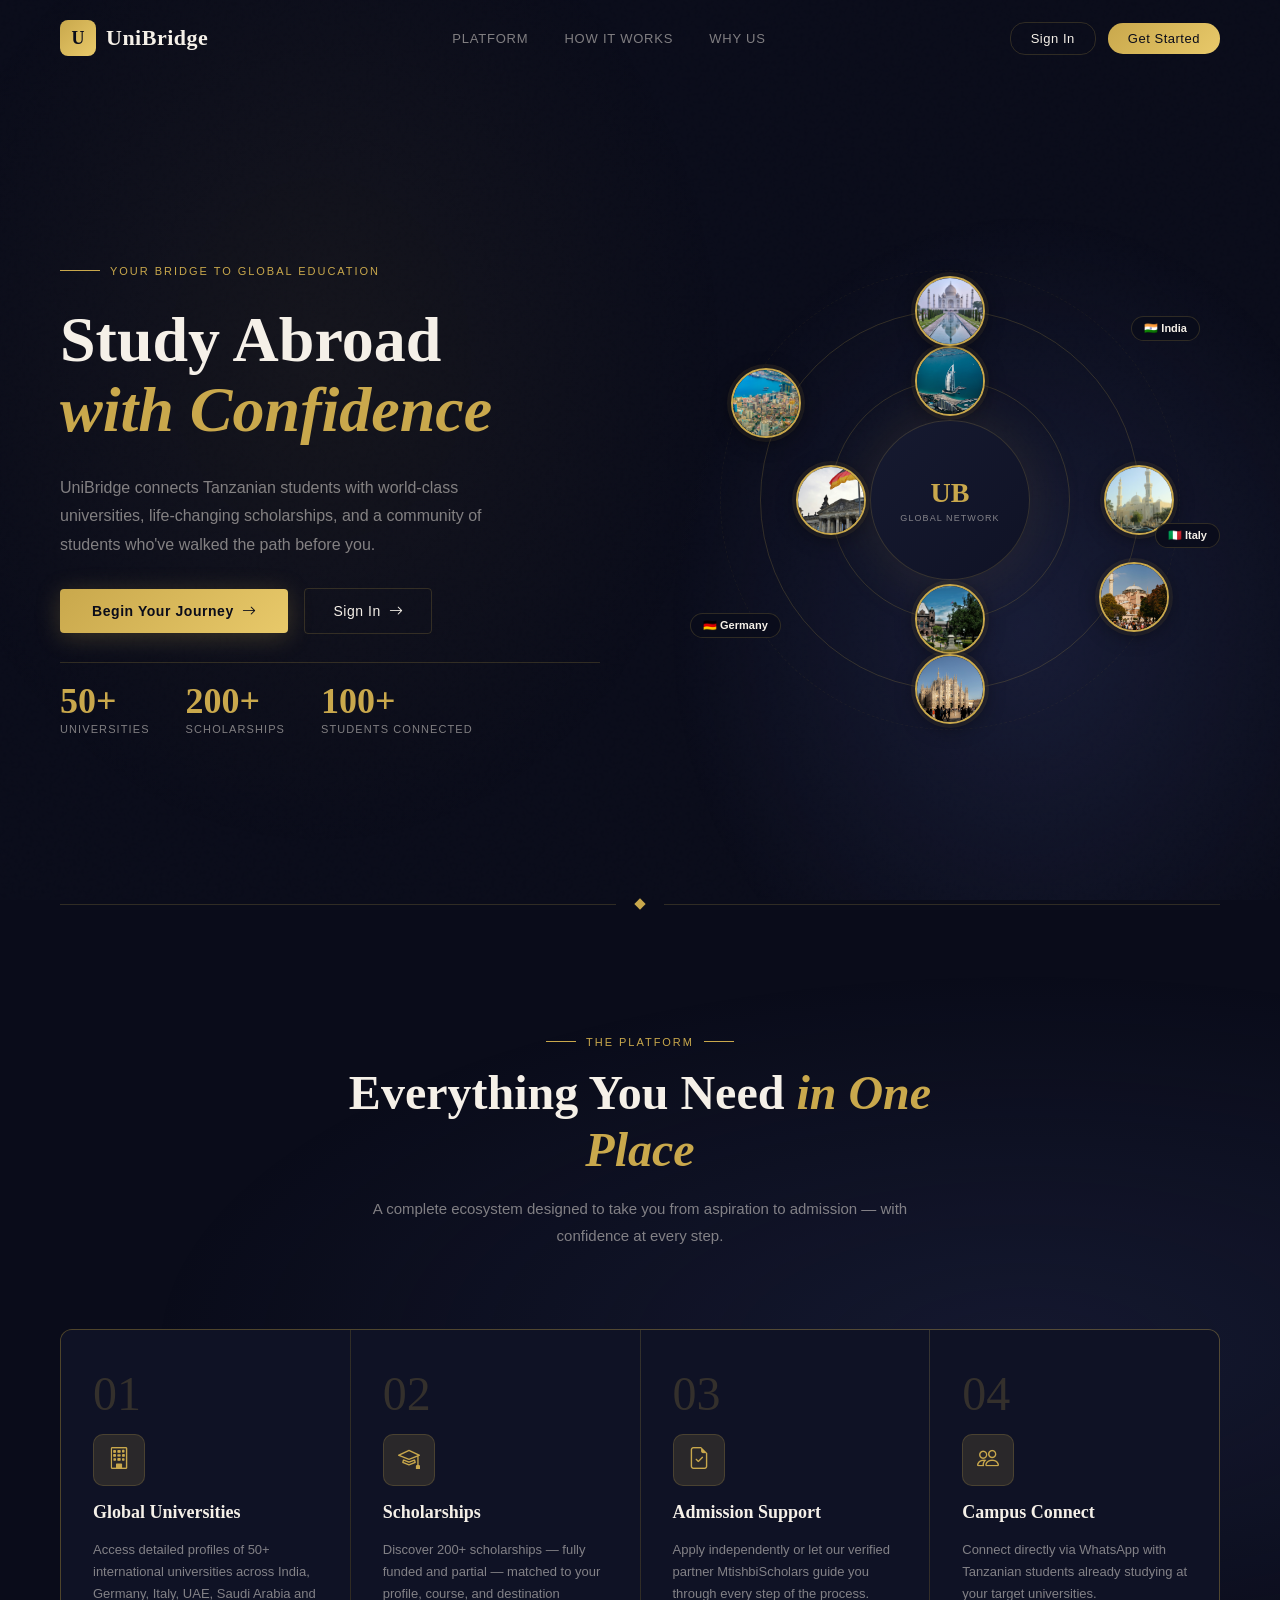
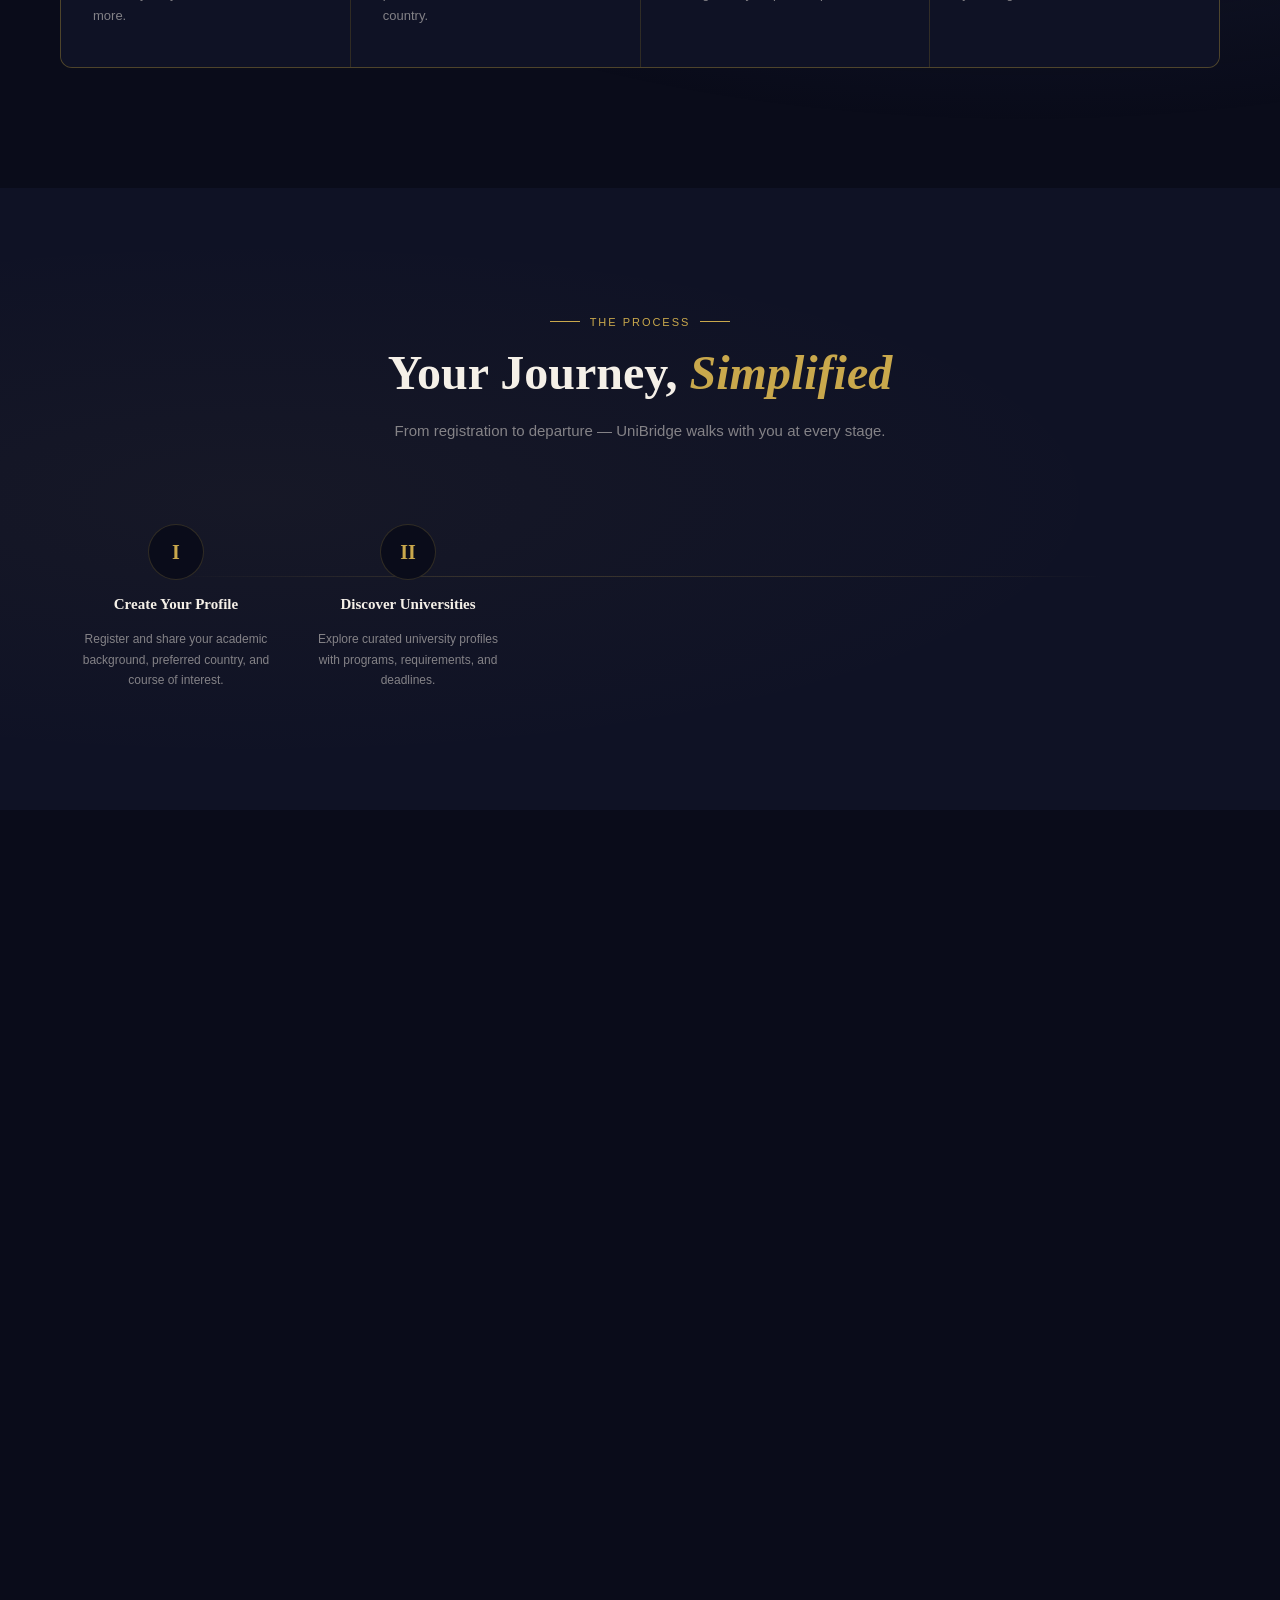
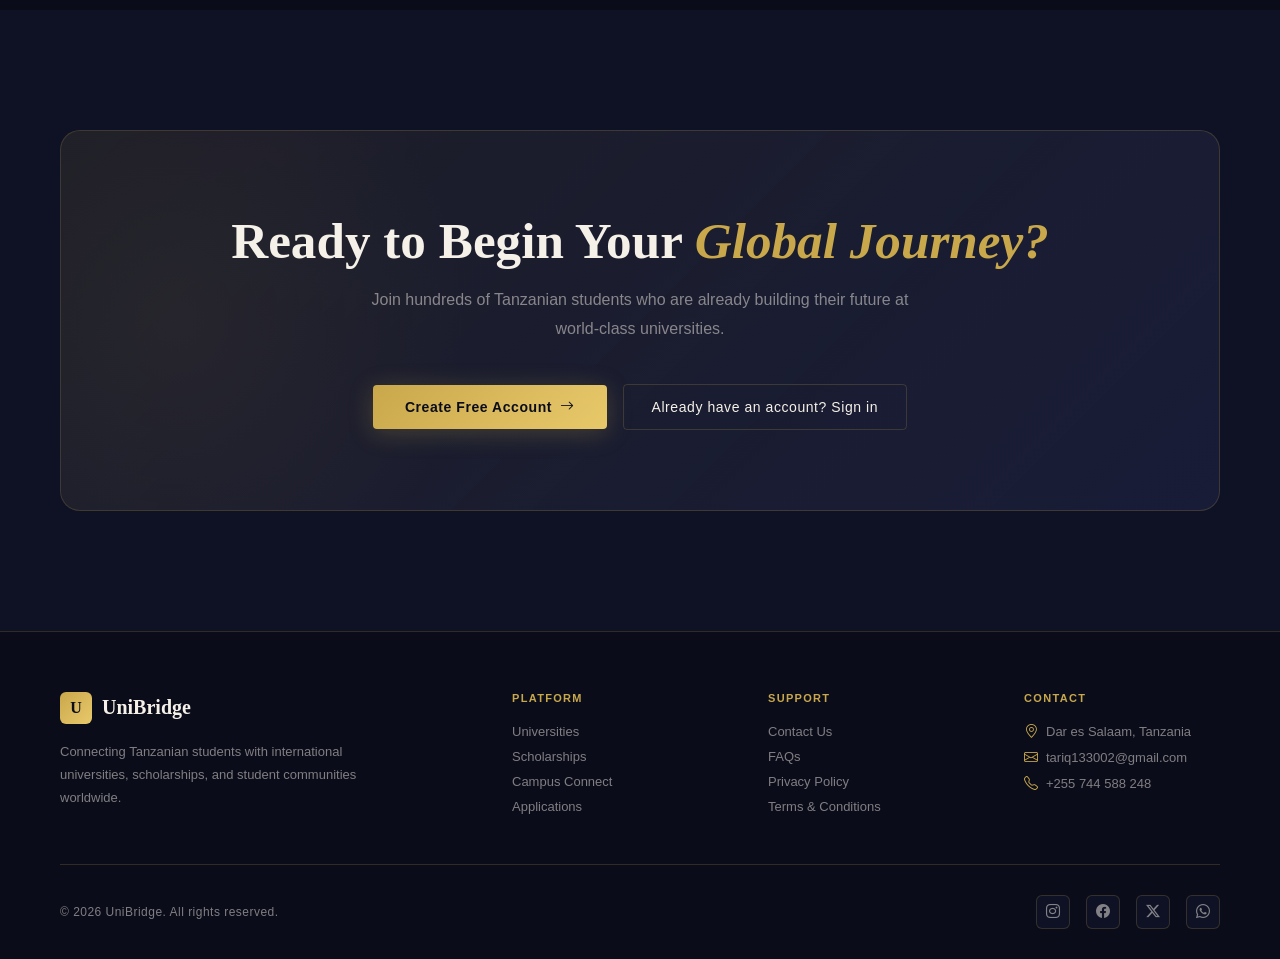
<file: index.html>
<!DOCTYPE html>
<html lang="en">
<head>
 
<meta charset="UTF-8">
<meta http-equiv="X-UA-Compatible" content="IE=edge">
<meta name="viewport" content="width=device-width, initial-scale=1.0">
<title>UniBridge | Your Bridge to Global Education</title>
<meta name="description" content="UniBridge is an online platform connecting Tanzanian students to international universities, scholarships, and admission support.">
<meta name="keywords" content="UniBridge, study abroad, Tanzanian students, international universities, scholarships">
<meta name="author" content="Tariq Hamza">
<link rel="icon" type="image/x-icon" href="images/favicon_io/favicon.ico">
<link rel="icon" type="image/png" sizes="16x16" href="images/favicon_io/favicon-16x16.png">
<link rel="icon" type="image/png" sizes="32x32" href="images/favicon_io/favicon-32x32.png">
<link rel="apple-touch-icon" href="images/favicon_io/apple-touch-icon.png">
<link rel="manifest" href="images/favicon_io/site.webmanifest">
<meta property="og:title" content="UniBridge | Your Bridge to Global Education">
<meta property="og:description" content="Connecting Tanzanian students to global universities and scholarships.">
<meta property="og:type" content="website">
<meta property="og:url" content="https://unibridge.com">
<meta name="twitter:card" content="summary_large_image">
<meta name="twitter:title" content="UniBridge | Your Bridge to Global Education">
<meta name="twitter:description" content="Helping Tanzanian students study abroad with confidence.">

<link rel="stylesheet" href="https://cdn.jsdelivr.net/npm/bootstrap-icons@1.11.3/font/bootstrap-icons.min.css">

<link rel="stylesheet" href="style.css">
</head>
<body>
    
<!-- ══ NAVBAR ══ -->
<nav id="navbar">
  <div class="nav-logo">
    <div class="nav-logo-icon">U</div>
    <span class="nav-logo-name">UniBridge</span>
  </div>
  <ul class="nav-links">
    <li><a href="#features">Platform</a></li>
    <li><a href="#how-it-works">How It Works</a></li>
    <li><a href="#why">Why Us</a></li>
  </ul>
  <div class="nav-actions">
    <a href="login.html" class="btn-nav-login">Sign In</a>
    <a href="signup.html" class="btn-nav-signup">Get Started</a>
  </div>
</nav>
 
<!-- ══ HERO ══ -->
<section class="hero">
   <div class="hero-inner">
 
    <div class="hero-left">
      <div class="hero-eyebrow">
        <div class="hero-eyebrow-line"></div>
        <span>Your Bridge to Global Education</span>
      </div>
 
      <h1 class="hero-title">
        Study Abroad
        <em>with Confidence</em>
      </h1>
 
      <p class="hero-desc">
        UniBridge connects Tanzanian students with world-class universities,
        life-changing scholarships, and a community of students who've walked
        the path before you.
      </p>
 
      <div class="hero-actions">
        <a href="signup.html" class="btn-primary">
          Begin Your Journey <i class="bi bi-arrow-right"></i>
        </a>
        <a href="login.html" class="btn-secondary">
          Sign In <i class="bi bi-arrow-right"></i>
        </a>
      </div>
 
      <div class="hero-stats">
        <div class="hero-stat">
          <div class="hero-stat-num">50+</div>
          <div class="hero-stat-label">Universities</div>
        </div>
        <div class="hero-stat">
          <div class="hero-stat-num">200+</div>
          <div class="hero-stat-label">Scholarships</div>
        </div>
        <div class="hero-stat">
          <div class="hero-stat-num">100+</div>
          <div class="hero-stat-label">Students Connected</div>
        </div>
      </div>
    </div>
 
    <!-- Circular Orbit Gallery -->
    <div class="hero-right">
      <div class="orbit-wrap">
 
        <!-- Floating badges -->
        <div class="orbit-badge">🇮🇳 India</div>
        <div class="orbit-badge">🇩🇪 Germany</div>
        <div class="orbit-badge">🇮🇹 Italy</div>
 
        <!-- Center -->
        <div class="orbit-center">
          <div class="orbit-center-logo">UB</div>
          <div class="orbit-center-text">Global Network</div>
        </div>
 
        <!-- Ring 3 (decorative) -->
        <div class="orbit-ring orbit-ring-3"></div>
 
        <!-- Ring 1 — inner orbit -->
        <div class="orbit-ring orbit-ring-1">
          <div class="orbit-photo">
            <img src="images/Dubai.jpg.jpeg" alt="dubai">
          </div>
          <div class="orbit-photo">
            <img src="images/Canada.jpg.jpeg" alt="canada">
          </div>
          <div class="orbit-photo">
            <img src="images/germany flag.jpg" alt="germany">
          </div>
        </div>
 
        <!-- Ring 2 — outer orbit -->
        <div class="orbit-ring orbit-ring-2">
          <div class="orbit-photo">
            <img src="images/India.jpg.jpeg" alt="india">
          </div>
          <div class="orbit-photo">
            <img src="images/Italy.jpg.jpeg" alt="italy">
          </div>
          <div class="orbit-photo">
            <img src="images/Saudia .jpg.jpeg" alt="Saudia arabia">
          </div>
          <div class="orbit-photo">
            <img src="images/Tanzania.jpg.jpeg" alt="tanzania">
          </div>
          <div class="orbit-photo">
            <img src="images/Turkey .jpg.jpeg" alt="turkey">
          </div>
        </div>
 
      </div>
    </div>
 
  </div>
</section>
 
<!-- ══ DIVIDER ══ -->
<div class="section-divider">
  <div class="divider-line"></div>
  <div class="divider-diamond"></div>
  <div class="divider-line"></div>
</div>
 
<!-- ══ FEATURES ══ -->
<section class="features" id="features">
  <div class="section-header animate">
    <div class="section-eyebrow">
      <div class="section-eyebrow-line"></div>
      <span>The Platform</span>
      <div class="section-eyebrow-line"></div>
    </div>
    <h2 class="section-title">Everything You Need <em>in One Place</em></h2>
    <p class="section-desc">A complete ecosystem designed to take you from aspiration to admission — with confidence at every step.</p>
  </div>
 
  <div class="features-grid">
    <div class="feature-card animate">
      <div class="feature-num">01</div>
      <div class="feature-icon"><i class="bi bi-building"></i></div>
      <div class="feature-title">Global Universities</div>
      <p class="feature-desc">Access detailed profiles of 50+ international universities across India, Germany, Italy, UAE, Saudi Arabia and more.</p>
    </div>
    <div class="feature-card animate">
      <div class="feature-num">02</div>
      <div class="feature-icon"><i class="bi bi-mortarboard"></i></div>
      <div class="feature-title">Scholarships</div>
      <p class="feature-desc">Discover 200+ scholarships — fully funded and partial — matched to your profile, course, and destination country.</p>
    </div>
    <div class="feature-card animate">
      <div class="feature-num">03</div>
      <div class="feature-icon"><i class="bi bi-file-earmark-check"></i></div>
      <div class="feature-title">Admission Support</div>
      <p class="feature-desc">Apply independently or let our verified partner MtishbiScholars guide you through every step of the process.</p>
    </div>
    <div class="feature-card animate">
      <div class="feature-num">04</div>
      <div class="feature-icon"><i class="bi bi-people"></i></div>
      <div class="feature-title">Campus Connect</div>
      <p class="feature-desc">Connect directly via WhatsApp with Tanzanian students already studying at your target universities.</p>
    </div>
  </div>
</section>
 
<!-- ══ HOW IT WORKS ══ -->
<section class="how-it-works" id="how-it-works">
  <div class="section-header animate">
    <div class="section-eyebrow">
      <div class="section-eyebrow-line"></div>
      <span>The Process</span>
      <div class="section-eyebrow-line"></div>
    </div>
    <h2 class="section-title">Your Journey, <em>Simplified</em></h2>
    <p class="section-desc">From registration to departure — UniBridge walks with you at every stage.</p>
  </div>
 
  <div class="steps-wrap">
    <div class="step-card animate">
      <div class="step-num-wrap"><span class="step-num">I</span></div>
      <div class="step-title">Create Your Profile</div>
      <p class="step-desc">Register and share your academic background, preferred country, and course of interest.</p>
    </div>
    <div class="step-card animate">
      <div class="step-num-wrap"><span class="step-num">II</span></div>
      <div class="step-title">Discover Universities</div>
      <p class="step-desc">Explore curated university profiles with programs, requirements, and deadlines.</p>
    </div>
    <div class="step-card animate">
      <div class="step-num-wrap"><span class="step-num">III</span></div>
      <div class="step-title">Find Scholarships</div>
      <p class="step-desc">Browse scholarships matched to your chosen universities and field of study.</p>
    </div>
    <div class="step-card animate">
      <div class="step-num-wrap"><span class="step-num">IV</span></div>
      <div class="step-title">Connect with Students</div>
      <p class="step-desc">Talk directly with Tanzanian students already living your dream — get real insights.</p>
    </div>
    <div class="step-card animate">
      <div class="step-num-wrap"><span class="step-num">V</span></div>
      <div class="step-title">Submit & Fly</div>
      <p class="step-desc">Apply with confidence — independently or with professional support from our verified partners.</p>
    </div>
  </div>
</section>
 
<!-- ══ WHY UNIBRIDGE ══ -->
<section class="why" id="why">
  <div class="section-header animate">
    <div class="section-eyebrow">
      <div class="section-eyebrow-line"></div>
      <span>Why UniBridge</span>
      <div class="section-eyebrow-line"></div>
    </div>
    <h2 class="section-title">Built for <em>Tanzanian Students</em></h2>
    <p class="section-desc">We understand your journey because we're part of it.</p>
  </div>
 
  <div class="why-grid">
    <div class="why-card animate">
      <div class="why-icon"><i class="bi bi-shield-check"></i></div>
      <div class="why-content">
        <div class="why-title">Trusted & Transparent</div>
        <p class="why-desc">Verified university information, honest fees, and no hidden charges. What you see is what you get — always.</p>
      </div>
    </div>
    <div class="why-card animate">
      <div class="why-icon"><i class="bi bi-cash-coin"></i></div>
      <div class="why-content">
        <div class="why-title">Affordable Access</div>
        <p class="why-desc">We eliminate the need for expensive agents. Our platform gives you the same quality of guidance at a fraction of the cost.</p>
      </div>
    </div>
    <div class="why-card animate">
      <div class="why-icon"><i class="bi bi-people"></i></div>
      <div class="why-content">
        <div class="why-title">Real Student Community</div>
        <p class="why-desc">Connect with Tanzanian students who are living abroad right now — ask questions, get honest answers, feel prepared.</p>
      </div>
    </div>
    <div class="why-card animate">
      <div class="why-icon"><i class="bi bi-globe"></i></div>
      <div class="why-content">
        <div class="why-title">Global Reach</div>
        <p class="why-desc">From India to Germany, Italy to the Gulf — access opportunities across multiple continents from one platform.</p>
      </div>
    </div>
  </div>
</section>
 
<!-- ══ CTA ══ -->
<section class="cta">
  <div class="cta-inner">
    <h2 class="cta-title">Ready to Begin Your <em>Global Journey?</em></h2>
    <p class="cta-desc">Join hundreds of Tanzanian students who are already building their future at world-class universities.</p>
    <div class="cta-actions">
      <a href="signup.html" class="btn-primary">
        Create Free Account <i class="bi bi-arrow-right"></i>
      </a>
      <a href="login.html" class="btn-secondary">
        Already have an account? Sign in
      </a>
    </div>
  </div>
</section>
 
<!-- ══ FOOTER ══ -->
<footer>
  <div class="footer-grid">
    <div class="footer-brand">
      <div class="footer-logo">
        <div class="footer-logo-icon">U</div>
        <span class="footer-logo-name">UniBridge</span>
      </div>
      <p class="footer-brand-desc">Connecting Tanzanian students with international universities, scholarships, and student communities worldwide.</p>
    </div>
 
    <div>
      <p class="footer-col-title">Platform</p>
      <div class="footer-links">
        <a href="login.html">Universities</a>
        <a href="login.html">Scholarships</a>
        <a href="login.html">Campus Connect</a>
        <a href="login.html">Applications</a>
      </div>
    </div>
 
    <div>
      <p class="footer-col-title">Support</p>
      <div class="footer-links">
        <a href="login.html">Contact Us</a>
        <a href="#">FAQs</a>
        <a href="#">Privacy Policy</a>
        <a href="#">Terms & Conditions</a>
      </div>
    </div>
 
    <div>
      <p class="footer-col-title">Contact</p>
      <div class="footer-contact">
        <p><i class="bi bi-geo-alt"></i> Dar es Salaam, Tanzania</p>
        <p><i class="bi bi-envelope"></i>tariq133002@gmail.com</p>
        <p><i class="bi bi-telephone"></i> +255 744 588 248</p>
      </div>
    </div>
  </div>
 
  <div class="footer-bottom">
    <p class="footer-copy">© 2026 UniBridge. All rights reserved.</p>
    <div class="footer-socials">
      <a href="#" class="footer-social"><i class="bi bi-instagram"></i></a>
      <a href="#" class="footer-social"><i class="bi bi-facebook"></i></a>
      <a href="#" class="footer-social"><i class="bi bi-twitter-x"></i></a>
      <a href="#" class="footer-social"><i class="bi bi-whatsapp"></i></a>
    </div>
  </div>
</footer>
 <script>
// Navbar scroll effect
const navbar = document.getElementById('navbar');
window.addEventListener('scroll', () => {
  navbar.classList.toggle('scrolled', window.scrollY > 50);
});
 
// Scroll animations
const observer = new IntersectionObserver((entries) => {
  entries.forEach((entry, i) => {
    if (entry.isIntersecting) {
      setTimeout(() => {
        entry.target.classList.add('visible');
      }, i * 100);
    }
  });
}, { threshold: 0.1 });
 
document.querySelectorAll('.animate').forEach(el => observer.observe(el));
</script>
</body>
</html>
</file>
<file: style.css>
:root {
  --gold:       #c9a84c;
  --gold-light: #e8c96a;
  --gold-dim:   rgba(201,168,76,0.15);
  --navy:       #0a0c1a;
  --navy2:      #0f1225;
  --navy3:      #161a30;
  --cream:      #f5f0e8;
  --cream2:     #ede8df;
  --muted:      rgba(245,240,232,0.5);
  --border:     rgba(201,168,76,0.2);
}
 
*, *::before, *::after {
  margin: 0; padding: 0;
  box-sizing: border-box;
  text-decoration: none;
  list-style: none;
}
 
html { scroll-behavior: smooth; }
 
body {
  font-family: 'DM Sans', sans-serif;
  background: var(--navy);
  color: var(--cream);
  overflow-x: hidden;
}
 
/* ══ NOISE TEXTURE OVERLAY ══ */
body::before {
  content: '';
  position: fixed; inset: 0;
  background-image: url("data:image/svg+xml,%3Csvg viewBox='0 0 256 256' xmlns='http://www.w3.org/2000/svg'%3E%3Cfilter id='noise'%3E%3CfeTurbulence type='fractalNoise' baseFrequency='0.9' numOctaves='4' stitchTiles='stitch'/%3E%3C/filter%3E%3Crect width='100%25' height='100%25' filter='url(%23noise)' opacity='0.04'/%3E%3C/svg%3E");
  pointer-events: none;
  z-index: 0;
  opacity: 0.4;
}
 
/* ══ NAVBAR ══ */
nav {
  position: fixed; top: 0; left: 0; right: 0;
  z-index: 1000;
  display: flex; align-items: center;
  justify-content: space-between;
  padding: 20px 60px;
  transition: all 0.4s ease;
}
 
nav.scrolled {
  background: rgba(10,12,26,0.92);
  backdrop-filter: blur(20px);
  padding: 14px 60px;
  border-bottom: 1px solid var(--border);
}
 
.nav-logo {
  display: flex; align-items: center; gap: 10px;
}
 
.nav-logo-icon {
  width: 36px; height: 36px;
  background: linear-gradient(135deg, var(--gold), var(--gold-light));
  border-radius: 8px;
  display: flex; align-items: center; justify-content: center;
  font-family: 'Cormorant Garamond', serif;
  font-size: 18px; font-weight: 700; color: #0a0c1a;
}
 
.nav-logo-name {
  font-family: 'Cormorant Garamond', serif;
  font-size: 22px; font-weight: 600;
  color: var(--cream);
  letter-spacing: 0.5px;
}
 
.nav-links {
  display: flex; align-items: center; gap: 36px;
}
 
.nav-links a {
  font-size: 13px; font-weight: 400;
  color: var(--muted);
  letter-spacing: 0.06em;
  text-transform: uppercase;
  transition: color 0.3s;
  position: relative;
}
 
.nav-links a::after {
  content: '';
  position: absolute; bottom: -3px; left: 0;
  width: 0; height: 1px;
  background: var(--gold);
  transition: width 0.3s ease;
}
 
.nav-links a:hover { color: var(--gold); }
.nav-links a:hover::after { width: 100%; }
 
.nav-actions { display: flex; align-items: center; gap: 12px; }
 
.btn-nav-login {
  font-size: 13px; font-weight: 500;
  color: var(--cream); padding: 8px 20px;
  border: 1px solid var(--border);
  border-radius: 15px;
  transition: all 0.3s;
  letter-spacing: 0.04em;
}
 
.btn-nav-login:hover {
  border-color: var(--gold);
  color: var(--gold);
}
 
.btn-nav-signup {
  font-size: 13px; font-weight: 500;
  color: #0a0c1a; padding: 8px 20px;
  background: linear-gradient(135deg, var(--gold), var(--gold-light));
  border-radius: 15px;
  transition: all 0.3s;
  letter-spacing: 0.04em;
}
 
.btn-nav-signup:hover {
  opacity: 0.9;
  transform: translateY(-1px);
  box-shadow: 0 4px 20px rgba(201,168,76,0.3);
}
 
/* ══ HERO ══ */
.hero {
  min-height: 100vh;
  display: flex; align-items: center;
  position: relative; overflow: hidden;
  padding: 0 60px;
}
 
/* Radial glow background */
.hero::before {
  content: '';
  position: absolute;
  top: -20%; left: -10%;
  width: 70%; height: 120%;
  background: radial-gradient(ellipse, rgba(201,168,76,0.06) 0%, transparent 65%);
  pointer-events: none;
}
 
.hero::after {
  content: '';
  position: absolute;
  bottom: -20%; right: -10%;
  width: 60%; height: 100%;
  background: radial-gradient(ellipse, rgba(45,53,97,0.4) 0%, transparent 65%);
  pointer-events: none;
}
 
.hero-inner {
  max-width: 1300px; width: 100%; margin: 0 auto;
  display: grid;
  grid-template-columns: 1fr 1fr;
  align-items: center;
  gap: 80px;
  position: relative; z-index: 1;
  padding-top: 100px;
}
 
.hero-left { display: flex; flex-direction: column; gap: 28px; }
 
.hero-eyebrow {
  display: inline-flex; align-items: center; gap: 10px;
  width: fit-content;
}
 
.hero-eyebrow-line {
  width: 40px; height: 1px;
  background: var(--gold);
}
 
.hero-eyebrow span {
  font-size: 11px; font-weight: 500;
  color: var(--gold);
  letter-spacing: 0.18em;
  text-transform: uppercase;
}
 
.hero-title {
  font-family: 'Playfair Display', serif;
  font-size: clamp(42px, 5vw, 72px);
  font-weight: 700;
  line-height: 1.1;
  color: var(--cream);
}
 
.hero-title em {
  font-style: italic;
  color: var(--gold);
  display: block;
}
 
.hero-desc {
  font-size: 16px;
  color: var(--muted);
  line-height: 1.8;
  max-width: 480px;
  font-weight: 300;
}
 
.hero-actions { display: flex; align-items: center; gap: 16px; }
 
.btn-primary {
  display: inline-flex; align-items: center; gap: 8px;
  padding: 14px 32px;
  background: linear-gradient(135deg, var(--gold), var(--gold-light));
  color: #0a0c1a;
  font-size: 14px; font-weight: 600;
  border-radius: 4px;
  letter-spacing: 0.04em;
  transition: all 0.3s ease;
  box-shadow: 0 4px 24px rgba(201,168,76,0.25);
}
 
.btn-primary:hover {
  transform: translateY(-2px);
  box-shadow: 0 8px 32px rgba(201,168,76,0.4);
}
 
.btn-secondary {
  display: inline-flex; align-items: center; gap: 8px;
  padding: 14px 28px;
  color: var(--cream);
  font-size: 14px; font-weight: 400;
  border: 1px solid var(--border);
  border-radius: 4px;
  letter-spacing: 0.04em;
  transition: all 0.3s ease;
}
 
.btn-secondary:hover {
  border-color: var(--gold);
  color: var(--gold);
  transform: translateY(-2px);
}
 
.hero-stats {
  display: flex; gap: 36px;
  padding-top: 20px;
  border-top: 1px solid var(--border);
}
 
.hero-stat {}
.hero-stat-num {
  font-family: 'Cormorant Garamond', serif;
  font-size: 36px; font-weight: 600;
  color: var(--gold);
  line-height: 1;
}
 
.hero-stat-label {
  font-size: 11px; color: var(--muted);
  text-transform: uppercase; letter-spacing: 0.1em;
  margin-top: 4px;
}
 
/* ══ CIRCULAR ORBIT GALLERY ══ */
.hero-right {
  display: flex; align-items: center; justify-content: center;
  position: relative;
}
 
.orbit-wrap {
  position: relative;
  width: 460px; height: 460px;
}
 
/* Center circle */
.orbit-center {
  position: absolute;
  top: 50%; left: 50%;
  transform: translate(-50%, -50%);
  width: 160px; height: 160px;
  border-radius: 50%;
  background: linear-gradient(135deg, var(--navy3), var(--navy2));
  border: 1px solid var(--border);
  display: flex; flex-direction: column;
  align-items: center; justify-content: center;
  gap: 4px; z-index: 10;
  box-shadow: 0 0 60px rgba(201,168,76,0.12);
}
 
.orbit-center-logo {
  font-family: 'Cormorant Garamond', serif;
  font-size: 28px; font-weight: 700;
  color: var(--gold);
}
 
.orbit-center-text {
  font-size: 9px; color: var(--muted);
  text-transform: uppercase; letter-spacing: 0.12em;
}
 
/* Orbit rings */
.orbit-ring {
  position: absolute;
  top: 50%; left: 50%;
  border-radius: 50%;
  border: 1px solid var(--border);
  transform: translate(-50%, -50%);
}
 
.orbit-ring-1 {
  width: 240px; height: 240px;
  animation: rotateOrbit 18s linear infinite;
}
 
.orbit-ring-2 {
  width: 380px; height: 380px;
  animation: rotateOrbit 30s linear infinite reverse;
}
 
.orbit-ring-3 {
  width: 460px; height: 460px;
  border-style: dashed;
  opacity: 0.3;
}
 
@keyframes rotateOrbit {
  from { transform: translate(-50%, -50%) rotate(0deg); }
  to   { transform: translate(-50%, -50%) rotate(360deg); }
}
 
/* Student photos on orbit */
.orbit-photo {
  position: absolute;
  width: 70px; height: 70px;
  border-radius: 50%;
  overflow: hidden;
  border: 2px solid var(--gold);
  box-shadow: 0 4px 20px rgba(0,0,0,0.4), 0 0 0 4px rgba(201,168,76,0.1);
  transform-origin: center;
}
 
.orbit-photo img {
  width: 100%; height: 100%;
  object-fit: cover;
}
 
/* Positions on ring 1 — 3 photos */
.orbit-ring-1 .orbit-photo:nth-child(1) {
  top: -35px; left: 50%;
  transform: translateX(-50%);
  animation: counterRotate 18s linear infinite;
}
 
.orbit-ring-1 .orbit-photo:nth-child(2) {
  bottom: -35px; left: 50%;
  transform: translateX(-50%);
  animation: counterRotate 18s linear infinite;
}
 
.orbit-ring-1 .orbit-photo:nth-child(3) {
  left: -35px; top: 50%;
  transform: translateY(-50%);
  animation: counterRotate 18s linear infinite;
}
 
/* Positions on ring 2 — 5 photos */
.orbit-ring-2 .orbit-photo:nth-child(1) {
  top: -35px; left: 50%;
  transform: translateX(-50%);
  animation: counterRotateReverse 30s linear infinite;
}
 
.orbit-ring-2 .orbit-photo:nth-child(2) {
  bottom: -35px; left: 50%;
  transform: translateX(-50%);
  animation: counterRotateReverse 30s linear infinite;
}
 
.orbit-ring-2 .orbit-photo:nth-child(3) {
  right: -35px; top: 50%;
  transform: translateY(-50%);
  animation: counterRotateReverse 30s linear infinite;
}
 
.orbit-ring-2 .orbit-photo:nth-child(4) {
  top: 15%; left: -30px;
  animation: counterRotateReverse 30s linear infinite;
}
 
.orbit-ring-2 .orbit-photo:nth-child(5) {
  bottom: 15%; right: -30px;
  animation: counterRotateReverse 30s linear infinite;
}
 
@keyframes counterRotate {
  from { transform: translateX(-50%) rotate(0deg); }
  to   { transform: translateX(-50%) rotate(-360deg); }
}
 
@keyframes counterRotateReverse {
  from { transform: translateX(-50%) rotate(0deg); }
  to   { transform: translateX(-50%) rotate(360deg); }
}
 
/* Floating country badges */
.orbit-badge {
  position: absolute;
  font-size: 11px; font-weight: 600;
  padding: 5px 12px;
  background: rgba(10,12,26,0.85);
  backdrop-filter: blur(10px);
  border: 1px solid var(--border);
  border-radius: 20px;
  color: var(--cream);
  white-space: nowrap;
  z-index: 20;
  animation: floatBadge 4s ease-in-out infinite;
}
 
.orbit-badge:nth-child(1) { top: 10%; right: -20px; animation-delay: 0s; }
.orbit-badge:nth-child(2) { bottom: 20%; left: -30px; animation-delay: 1.5s; }
.orbit-badge:nth-child(3) { top: 55%; right: -40px; animation-delay: 3s; }
 
@keyframes floatBadge {
  0%, 100% { transform: translateY(0); }
  50%       { transform: translateY(-8px); }
}
 
/* ══ DIVIDER ══ */
.section-divider {
  display: flex; align-items: center; gap: 20px;
  max-width: 1300px; margin: 0 auto;
  padding: 0 60px;
}
 
.divider-line { flex: 1; height: 1px; background: var(--border); }
 
.divider-diamond {
  width: 8px; height: 8px;
  background: var(--gold);
  transform: rotate(45deg);
}
 
/* ══ FEATURES SECTION ══ */
.features {
  padding: 120px 60px;
  position: relative;
}
 
.features::before {
  content: '';
  position: absolute; top: 0; left: 0; right: 0; bottom: 0;
  background: radial-gradient(ellipse at 80% 50%, rgba(45,53,97,0.3) 0%, transparent 60%);
  pointer-events: none;
}
 
.section-header {
  text-align: center;
  max-width: 600px;
  margin: 0 auto 80px;
}
 
.section-eyebrow {
  display: inline-flex; align-items: center; gap: 10px;
  margin-bottom: 16px;
}
 
.section-eyebrow-line { width: 30px; height: 1px; background: var(--gold); }
 
.section-eyebrow span {
  font-size: 11px; font-weight: 500;
  color: var(--gold);
  letter-spacing: 0.18em; text-transform: uppercase;
}
 
.section-title {
  font-family: 'Playfair Display', serif;
  font-size: clamp(32px, 4vw, 48px);
  font-weight: 700; color: var(--cream);
  line-height: 1.2; margin-bottom: 16px;
}
 
.section-title em { font-style: italic; color: var(--gold); }
 
.section-desc {
  font-size: 15px; color: var(--muted);
  line-height: 1.8; font-weight: 300;
}
 
.features-grid {
  max-width: 1300px; margin: 0 auto;
  display: grid;
  grid-template-columns: repeat(4, 1fr);
  gap: 1px;
  background: var(--border);
  border: 1px solid var(--border);
  border-radius: 12px; overflow: hidden;
  position: relative; z-index: 1;
}
 
.feature-card {
  background: var(--navy2);
  padding: 40px 32px;
  display: flex; flex-direction: column; gap: 16px;
  transition: all 0.4s ease;
  position: relative; overflow: hidden;
}
 
.feature-card::before {
  content: '';
  position: absolute; top: 0; left: 0; right: 0;
  height: 2px;
  background: linear-gradient(90deg, transparent, var(--gold), transparent);
  opacity: 0; transition: opacity 0.4s;
}
 
.feature-card:hover { background: var(--navy3); }
.feature-card:hover::before { opacity: 1; }
 
.feature-icon {
  width: 52px; height: 52px;
  border-radius: 10px;
  background: var(--gold-dim);
  border: 1px solid var(--border);
  display: flex; align-items: center; justify-content: center;
  font-size: 22px; color: var(--gold);
  transition: all 0.3s;
}
 
.feature-card:hover .feature-icon {
  background: rgba(201,168,76,0.25);
  transform: scale(1.05);
}
 
.feature-num {
  font-family: 'Cormorant Garamond', serif;
  font-size: 48px; font-weight: 300;
  color: var(--border);
  line-height: 1;
}
 
.feature-title {
  font-family: 'Playfair Display', serif;
  font-size: 18px; font-weight: 700;
  color: var(--cream);
}
 
.feature-desc {
  font-size: 13px; color: var(--muted);
  line-height: 1.7; font-weight: 300;
}
 
/* ══ HOW IT WORKS ══ */
.how-it-works {
  padding: 120px 60px;
  background: var(--navy2);
  position: relative;
}
 
.how-it-works::before {
  content: '';
  position: absolute; inset: 0;
  background: radial-gradient(ellipse at 20% 50%, rgba(201,168,76,0.04) 0%, transparent 60%);
  pointer-events: none;
}
 
.steps-wrap {
  max-width: 1300px; margin: 0 auto;
  display: grid;
  grid-template-columns: repeat(5, 1fr);
  gap: 0;
  position: relative; z-index: 1;
}
 
/* Connecting line between steps */
.steps-wrap::before {
  content: '';
  position: absolute;
  top: 52px; left: 10%; right: 10%;
  height: 1px;
  background: linear-gradient(90deg, transparent, var(--border), var(--border), transparent);
}
 
.step-card {
  display: flex; flex-direction: column;
  align-items: center; text-align: center;
  padding: 0 20px;
  gap: 16px;
}
 
.step-num-wrap {
  width: 56px; height: 56px;
  border-radius: 50%;
  background: var(--navy);
  border: 1px solid var(--border);
  display: flex; align-items: center; justify-content: center;
  position: relative; z-index: 1;
  transition: all 0.3s;
}
 
.step-card:hover .step-num-wrap {
  background: var(--gold-dim);
  border-color: var(--gold);
}
 
.step-num {
  font-family: 'Cormorant Garamond', serif;
  font-size: 20px; font-weight: 600;
  color: var(--gold);
}
 
.step-title {
  font-family: 'Playfair Display', serif;
  font-size: 15px; font-weight: 700;
  color: var(--cream);
}
 
.step-desc {
  font-size: 12px; color: var(--muted);
  line-height: 1.7; font-weight: 300;
}
 
/* ══ WHY UNIBRIDGE ══ */
.why {
  padding: 120px 60px;
  position: relative;
}
 
.why-grid {
  max-width: 1300px; margin: 0 auto;
  display: grid;
  grid-template-columns: repeat(2, 1fr);
  gap: 24px;
}
 
.why-card {
  background: var(--navy2);
  border: 1px solid var(--border);
  border-radius: 12px;
  padding: 40px;
  display: flex; gap: 24px;
  transition: all 0.4s ease;
  position: relative; overflow: hidden;
}
 
.why-card::after {
  content: '';
  position: absolute;
  bottom: 0; left: 40px; right: 40px;
  height: 1px;
  background: linear-gradient(90deg, transparent, var(--gold), transparent);
  opacity: 0; transition: opacity 0.4s;
}
 
.why-card:hover {
  border-color: rgba(201,168,76,0.35);
  transform: translateY(-4px);
  box-shadow: 0 20px 50px rgba(0,0,0,0.3);
}
 
.why-card:hover::after { opacity: 1; }
 
.why-icon {
  width: 52px; height: 52px; flex-shrink: 0;
  border-radius: 10px;
  background: var(--gold-dim);
  border: 1px solid var(--border);
  display: flex; align-items: center; justify-content: center;
  font-size: 22px; color: var(--gold);
}
 
.why-content {}
.why-title {
  font-family: 'Playfair Display', serif;
  font-size: 18px; font-weight: 700;
  color: var(--cream); margin-bottom: 10px;
}
 
.why-desc {
  font-size: 13px; color: var(--muted);
  line-height: 1.8; font-weight: 300;
}
 
/* ══ CTA ══ */
.cta {
  padding: 120px 60px;
  background: var(--navy2);
}
 
.cta-inner {
  max-width: 1300px; margin: 0 auto;
  background: linear-gradient(135deg, rgba(201,168,76,0.08), rgba(45,53,97,0.3));
  border: 1px solid var(--border);
  border-radius: 20px;
  padding: 80px;
  text-align: center;
  position: relative; overflow: hidden;
}
 
.cta-inner::before {
  content: '';
  position: absolute; top: -50%; left: -20%;
  width: 60%; height: 200%;
  background: radial-gradient(ellipse, rgba(201,168,76,0.06) 0%, transparent 60%);
  pointer-events: none;
}
 
.cta-title {
  font-family: 'Playfair Display', serif;
  font-size: clamp(32px, 4vw, 52px);
  font-weight: 700; color: var(--cream);
  margin-bottom: 16px; position: relative; z-index: 1;
}
 
.cta-title em { font-style: italic; color: var(--gold); }
 
.cta-desc {
  font-size: 16px; color: var(--muted);
  max-width: 560px; margin: 0 auto 40px;
  line-height: 1.8; font-weight: 300;
  position: relative; z-index: 1;
}
 
.cta-actions {
  display: flex; align-items: center; justify-content: center;
  gap: 16px; position: relative; z-index: 1;
}
 
/* ══ FOOTER ══ */
footer {
  background: var(--navy);
  border-top: 1px solid var(--border);
  padding: 60px 60px 30px;
}
 
.footer-grid {
  max-width: 1300px; margin: 0 auto;
  display: grid;
  grid-template-columns: 2fr 1fr 1fr 1fr;
  gap: 60px;
  padding-bottom: 50px;
  border-bottom: 1px solid var(--border);
}
 
.footer-brand {}
 
.footer-logo {
  display: flex; align-items: center; gap: 10px;
  margin-bottom: 16px;
}
 
.footer-logo-icon {
  width: 32px; height: 32px;
  background: linear-gradient(135deg, var(--gold), var(--gold-light));
  border-radius: 6px;
  display: flex; align-items: center; justify-content: center;
  font-family: 'Cormorant Garamond', serif;
  font-size: 16px; font-weight: 700; color: #0a0c1a;
}
 
.footer-logo-name {
  font-family: 'Cormorant Garamond', serif;
  font-size: 20px; font-weight: 600;
  color: var(--cream);
}
 
.footer-brand-desc {
  font-size: 13px; color: var(--muted);
  line-height: 1.8; font-weight: 300;
  max-width: 300px;
}
 
.footer-col-title {
  font-size: 11px; font-weight: 600;
  color: var(--gold);
  text-transform: uppercase; letter-spacing: 0.12em;
  margin-bottom: 20px;
}
 
.footer-links { display: flex; flex-direction: column; gap: 10px; }
 
.footer-links a {
  font-size: 13px; color: var(--muted);
  transition: color 0.3s; font-weight: 300;
}
 
.footer-links a:hover { color: var(--gold); }
 
.footer-contact { display: flex; flex-direction: column; gap: 10px; }
 
.footer-contact p {
  font-size: 13px; color: var(--muted);
  display: flex; align-items: center; gap: 8px;
  font-weight: 300;
}
 
.footer-contact i { color: var(--gold); font-size: 14px; }
 
.footer-bottom {
  max-width: 1300px; margin: 0 auto;
  display: flex; align-items: center; justify-content: space-between;
  padding-top: 30px;
}
 
.footer-copy {
  font-size: 12px; color: var(--muted);
  font-weight: 300; letter-spacing: 0.04em;
}
 
.footer-socials { display: flex; gap: 16px; }
 
.footer-social {
  width: 34px; height: 34px; border-radius: 6px;
  background: var(--navy2); border: 1px solid var(--border);
  display: flex; align-items: center; justify-content: center;
  color: var(--muted); font-size: 14px;
  transition: all 0.3s;
}
 
.footer-social:hover {
  border-color: var(--gold); color: var(--gold);
  background: var(--gold-dim);
}
 
/* ══ ANIMATIONS ══ */
@keyframes fadeUp {
  from { opacity: 0; transform: translateY(30px); }
  to   { opacity: 1; transform: translateY(0); }
}
 
.animate {
  opacity: 0;
  transform: translateY(30px);
  transition: opacity 0.7s ease, transform 0.7s ease;
}
 
.animate.visible {
  opacity: 1;
  transform: translateY(0);
}
 
/* Hero load animations */
.hero-eyebrow { animation: fadeUp 0.8s 0.2s ease both; }
.hero-title   { animation: fadeUp 0.8s 0.4s ease both; }
.hero-desc    { animation: fadeUp 0.8s 0.6s ease both; }
.hero-actions { animation: fadeUp 0.8s 0.8s ease both; }
.hero-stats   { animation: fadeUp 0.8s 1.0s ease both; }
.orbit-wrap   { animation: fadeUp 0.8s 0.5s ease both; }
 
/* ══ RESPONSIVE ══ */
@media (max-width: 1024px) {
  nav { padding: 18px 30px; }
  nav.scrolled { padding: 12px 30px; }
  .hero { padding: 0 30px; }
  .hero-inner { gap: 40px; }
  .orbit-wrap { width: 360px; height: 360px; }
  .orbit-ring-1 { width: 200px; height: 200px; }
  .orbit-ring-2 { width: 300px; height: 300px; }
  .orbit-ring-3 { width: 360px; height: 360px; }
  .features { padding: 80px 30px; }
  .features-grid { grid-template-columns: repeat(2, 1fr); }
  .how-it-works { padding: 80px 30px; }
  .steps-wrap { grid-template-columns: repeat(3, 1fr); gap: 30px; }
  .steps-wrap::before { display: none; }
  .why { padding: 80px 30px; }
  .cta { padding: 80px 30px; }
  .cta-inner { padding: 60px 40px; }
  footer { padding: 60px 30px 30px; }
  .footer-grid { grid-template-columns: 1fr 1fr; gap: 40px; }
}
 
@media (max-width: 768px) {
  nav { padding: 16px 20px; }
  nav.scrolled { padding: 12px 20px; }
  .nav-links { display: none; }
  .hero { padding: 0 20px; }
  .hero-inner { grid-template-columns: 1fr; gap: 60px; padding-top: 120px; padding-bottom: 60px; }
  .orbit-wrap { width: 300px; height: 300px; }
  .orbit-ring-1 { width: 160px; height: 160px; }
  .orbit-ring-2 { width: 250px; height: 250px; }
  .orbit-ring-3 { width: 300px; height: 300px; }
  .orbit-center { width: 120px; height: 120px; }
  .features { padding: 60px 20px; }
  .features-grid { grid-template-columns: 1fr; }
  .how-it-works { padding: 60px 20px; }
  .steps-wrap { grid-template-columns: 1fr; }
  .why { padding: 60px 20px; }
  .why-grid { grid-template-columns: 1fr; }
  .cta { padding: 60px 20px; }
  .cta-inner { padding: 50px 24px; }
  .cta-actions { flex-direction: column; }
  footer { padding: 50px 20px 24px; }
  .footer-grid { grid-template-columns: 1fr; gap: 30px; }
  .footer-bottom { flex-direction: column; gap: 16px; text-align: center; }
}
</file>
